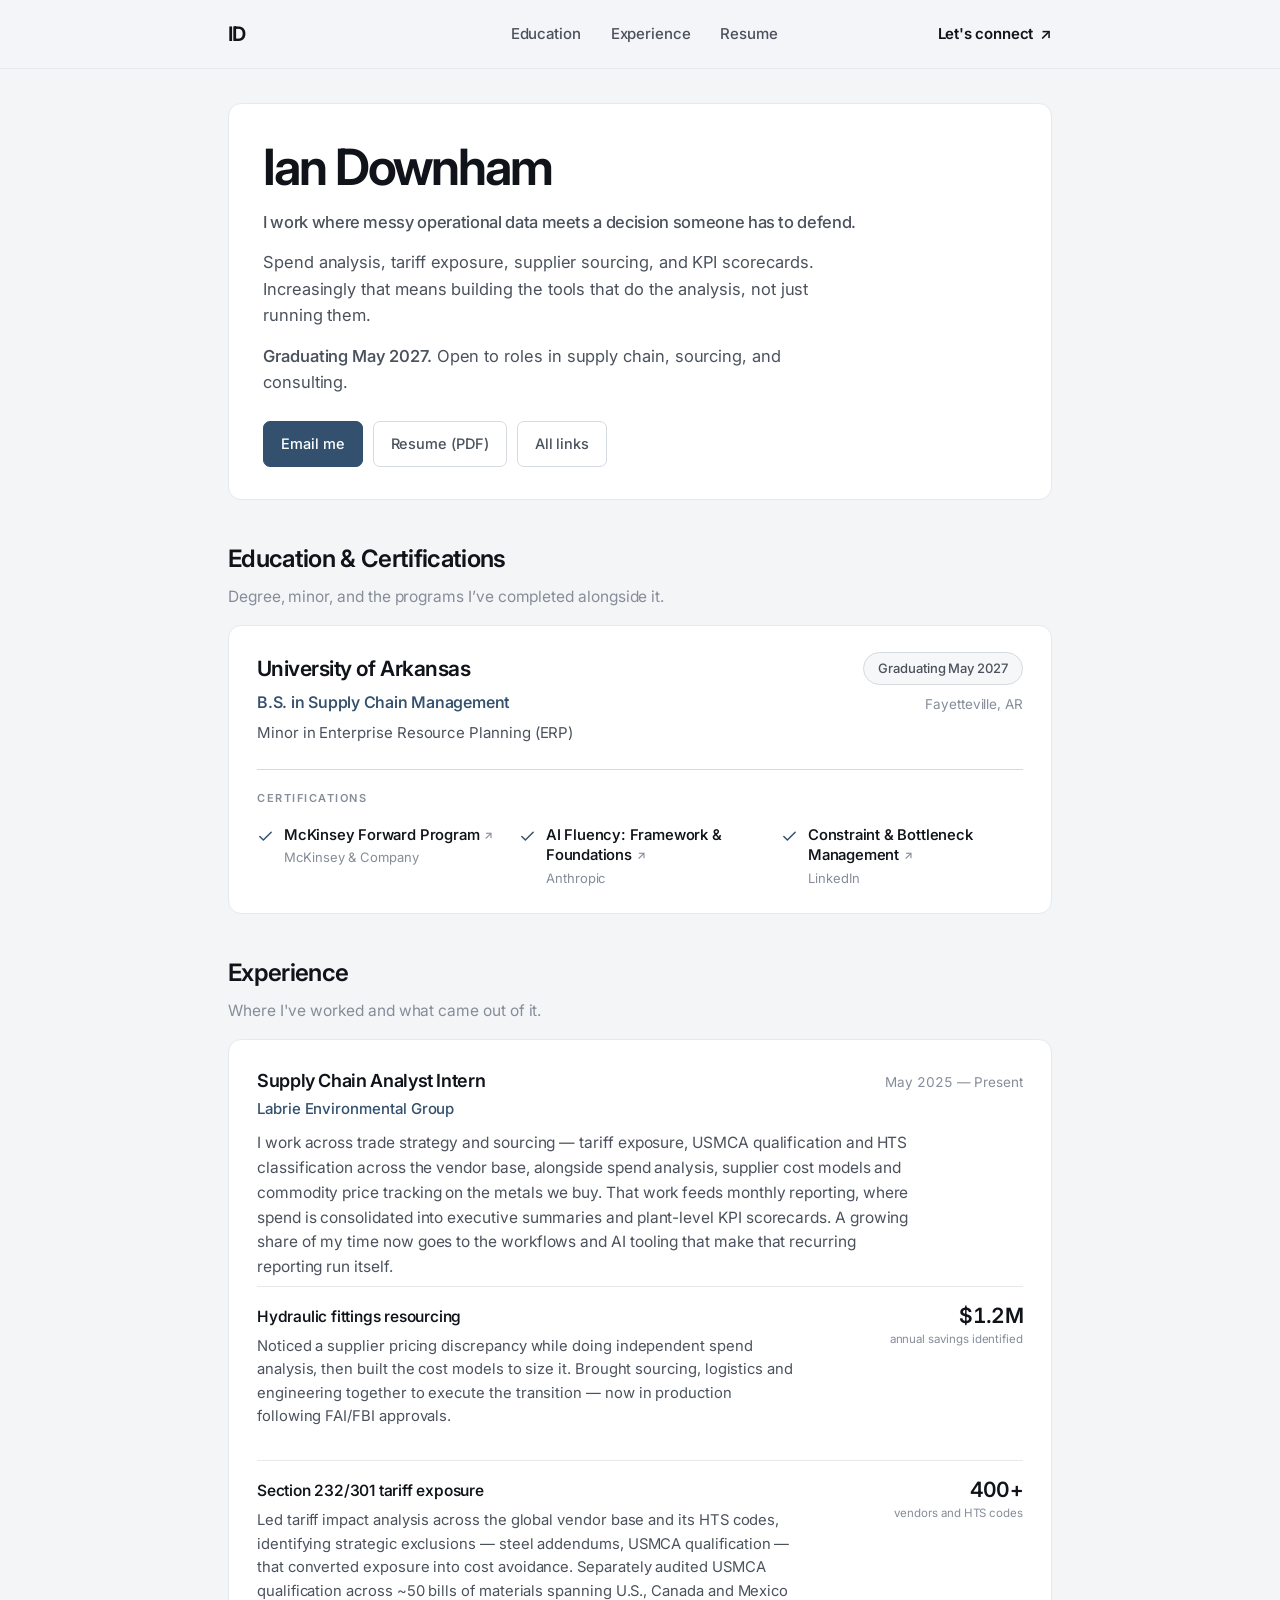
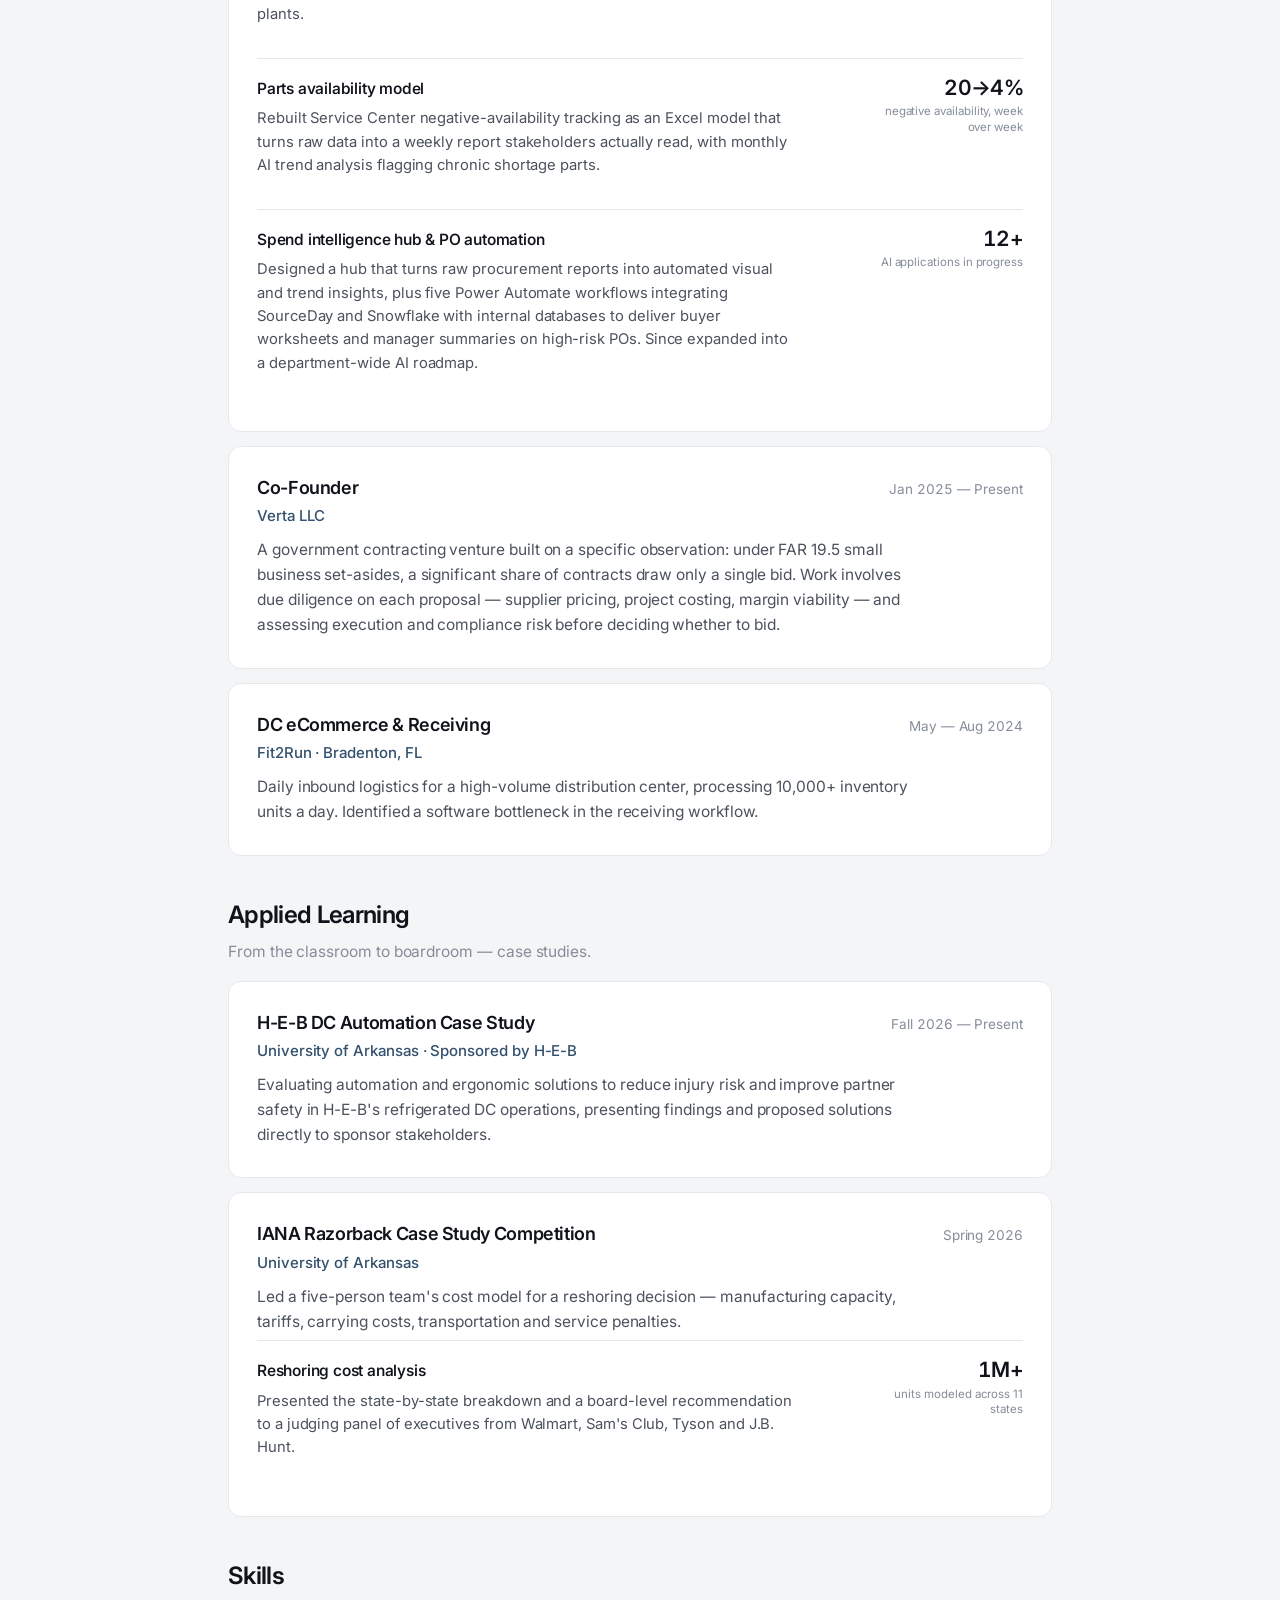
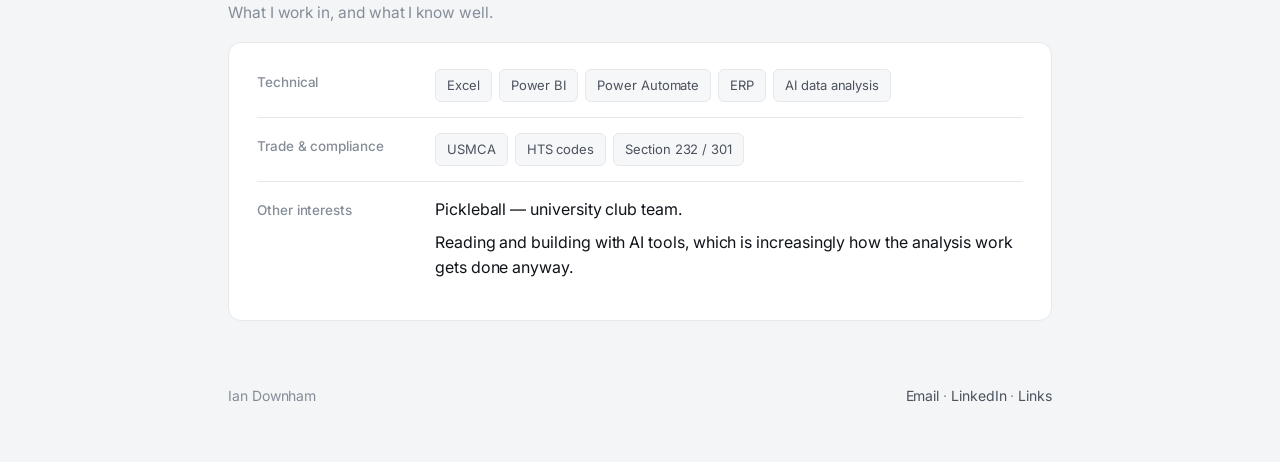
<file: index.html>
<!DOCTYPE html>
<html lang="en">
<head>
<meta charset="utf-8">
<meta name="viewport" content="width=device-width, initial-scale=1">
<title>Ian Downham — Supply Chain Analyst</title>
<meta name="description" content="Supply chain analyst working on trade strategy, cost modeling, and procurement automation. Supply chain management student at the University of Arkansas, graduating May 2027.">
<meta name="author" content="Ian Downham">
<meta name="color-scheme" content="light">
<meta property="og:title" content="Ian Downham — Supply Chain Analyst">
<meta property="og:description" content="Trade strategy, cost modeling, and procurement automation.">
<meta property="og:type" content="profile">
<meta property="og:url" content="https://idownham.github.io/">
<link rel="canonical" href="https://idownham.github.io/">
<link rel="icon" href="data:image/svg+xml,<svg xmlns='http://www.w3.org/2000/svg' viewBox='0 0 100 100'><rect width='100' height='100' rx='20' fill='%2333506e'/><text y='68' x='50' text-anchor='middle' font-size='52' font-family='Helvetica,Arial' font-weight='600' fill='white'>ID</text></svg>">
<link rel="preconnect" href="https://fonts.googleapis.com">
<link rel="preconnect" href="https://fonts.gstatic.com" crossorigin>
<link href="https://fonts.googleapis.com/css2?family=Inter:wght@400;450;500;550;600;650&display=swap" rel="stylesheet">
<link rel="stylesheet" href="style.css">
</head>
<body>
<a class="skip" href="#main">Skip to content</a>

<div class="bar">
  <div class="wrap">
    <span class="me" role="img" aria-label="Ian Downham">
      <span class="wm" aria-hidden="true"><span class="ax">I</span><span class="ex"><i>an&nbsp;</i></span><span class="ax">D</span><span class="ex"><i>ownham</i></span></span>
    </span>
    <nav>
      <a href="#education">Education</a>
      <a href="#experience">Experience</a>
      <a href="Ian-Downham-Resume.pdf">Resume</a>
    </nav>
    <a class="connect" href="https://www.linkedin.com/in/iandownham/" target="_blank" rel="noopener">
      Let's connect <span class="arr">↗</span>
    </a>
  </div>
</div>

<main id="main">

<div class="hero">
  <div class="wrap">
   <div class="panel hpanel">
    <h1>Ian Downham</h1>
    <p class="stmt">I work where messy operational data meets a decision someone has to defend.</p>
    <p>Spend analysis, tariff exposure, supplier sourcing, and KPI scorecards. Increasingly that means
       building the tools that do the analysis, not just running them.</p>
    <p class="avail"><b>Graduating May 2027.</b> Open to roles in supply chain, sourcing, and consulting.</p>
    <div class="actions">
      <a class="btn solid" href="mailto:iandownham@icloud.com">Email me</a>
      <a class="btn" href="Ian-Downham-Resume.pdf">Resume (PDF)</a>
      <a class="btn" href="links.html">All links</a>
    </div>
   </div>
  </div>
</div>

<div id="hero-end" aria-hidden="true"></div>

<section id="education">
  <div class="wrap">
    <div class="shead">
      <h2>Education &amp; Certifications</h2>
      <p>Degree, minor, and the programs I&rsquo;ve completed alongside it.</p>
    </div>

    <div class="panel edu">
      <div class="edu-top">
        <div>
          <h3>University of Arkansas</h3>
          <div class="deg">B.S. in Supply Chain Management</div>
          <div class="min">Minor in Enterprise Resource Planning (ERP)</div>
        </div>
        <div class="right">
          <span class="chip">Graduating May 2027</span>
          <div class="loc">Fayetteville, AR</div>
        </div>
      </div>

      <div class="div"></div>

      <p class="clabel">Certifications</p>
      <div class="certs">
        <a class="cert" href="https://www.credly.com/badges/60403565-988a-440c-ae7c-3dda43f8afd9" target="_blank" rel="noopener">
          <svg viewBox="0 0 24 24"><path d="M20 6 9 17l-5-5"/></svg>
          <div>
            <div class="cn">McKinsey Forward Program <span class="cx">&#8599;</span></div>
            <div class="ci">McKinsey &amp; Company</div>
          </div>
        </a>
        <a class="cert" href="https://verify.skilljar.com/c/oc5aunvht6ff" target="_blank" rel="noopener">
          <svg viewBox="0 0 24 24"><path d="M20 6 9 17l-5-5"/></svg>
          <div>
            <div class="cn">AI Fluency: Framework &amp; Foundations <span class="cx">&#8599;</span></div>
            <div class="ci">Anthropic</div>
          </div>
        </a>
        <a class="cert" href="certificates/constraint-bottleneck-management.pdf" target="_blank" rel="noopener">
          <svg viewBox="0 0 24 24"><path d="M20 6 9 17l-5-5"/></svg>
          <div>
            <div class="cn">Constraint &amp; Bottleneck Management <span class="cx">&#8599;</span></div>
            <div class="ci">LinkedIn</div>
          </div>
        </a>
      </div>
    </div>
  </div>
</section>

<section id="experience">
  <div class="wrap">
    <div class="shead">
      <h2>Experience</h2>
      <p>Where I've worked and what came out of it.</p>
    </div>

    <div class="stack">
    <div class="panel role">
      <div class="rhead">
        <div>
          <h3>Supply Chain Analyst Intern</h3>
          <div class="org">Labrie Environmental Group</div>
        </div>
        <div class="when">May 2025 — Present</div>
      </div>
      <p class="rsum">I work across trade strategy and sourcing — tariff exposure, USMCA qualification and
        HTS classification across the vendor base, alongside spend analysis, supplier cost models and
        commodity price tracking on the metals we buy. That work feeds monthly reporting, where spend is
        consolidated into executive summaries and plant-level KPI scorecards. A growing share of my time
        now goes to the workflows and AI tooling that make that recurring reporting run itself.</p>

      <div class="proj">
        <div>
          <p class="pt">Hydraulic fittings resourcing</p>
          <p class="pd">Noticed a supplier pricing discrepancy while doing independent spend analysis, then
            built the cost models to size it. Brought sourcing, logistics and engineering together to
            execute the transition — now in production following FAI/FBI approvals.</p>
        </div>
        <div class="pm"><div class="v">$1.2M</div><div class="k">annual savings identified</div></div>
      </div>

      <div class="proj">
        <div>
          <p class="pt">Section 232/301 tariff exposure</p>
          <p class="pd">Led tariff impact analysis across the global vendor base and its HTS codes,
            identifying strategic exclusions — steel addendums, USMCA qualification — that converted
            exposure into cost avoidance. Separately audited USMCA qualification across ~50 bills of
            materials spanning U.S., Canada and Mexico plants.</p>
        </div>
        <div class="pm"><div class="v">400+</div><div class="k">vendors and HTS codes</div></div>
      </div>

      <div class="proj">
        <div>
          <p class="pt">Parts availability model</p>
          <p class="pd">Rebuilt Service Center negative-availability tracking as an Excel model that turns
            raw data into a weekly report stakeholders actually read, with monthly AI trend analysis
            flagging chronic shortage parts.</p>
        </div>
        <div class="pm"><div class="v">20&rarr;4%</div><div class="k">negative availability, week over week</div></div>
      </div>

      <div class="proj">
        <div>
          <p class="pt">Spend intelligence hub &amp; PO automation</p>
          <p class="pd">Designed a hub that turns raw procurement reports into automated visual and trend
            insights, plus five Power Automate workflows integrating SourceDay and Snowflake with internal
            databases to deliver buyer worksheets and manager summaries on high-risk POs. Since expanded
            into a department-wide AI roadmap.</p>
        </div>
        <div class="pm"><div class="v">12+</div><div class="k">AI applications in progress</div></div>
      </div>
    </div>

    <div class="panel role">
      <div class="rhead">
        <div>
          <h3>Co-Founder</h3>
          <div class="org">Verta LLC</div>
        </div>
        <div class="when">Jan 2025 — Present</div>
      </div>
      <p class="rsum">A government contracting venture built on a specific observation: under FAR 19.5
        small business set-asides, a significant share of contracts draw only a single bid. Work involves
        due diligence on each proposal — supplier pricing, project costing, margin viability — and
        assessing execution and compliance risk before deciding whether to bid.</p>
    </div>

    <div class="panel role">
      <div class="rhead">
        <div>
          <h3>DC eCommerce &amp; Receiving</h3>
          <div class="org">Fit2Run · Bradenton, FL</div>
        </div>
        <div class="when">May — Aug 2024</div>
      </div>
      <p class="rsum">Daily inbound logistics for a high-volume distribution center, processing 10,000+
        inventory units a day. Identified a software bottleneck in the receiving workflow.</p>
    </div>
    </div>
  </div>
</section>

<section id="applied">
  <div class="wrap">
    <div class="shead">
      <h2>Applied Learning</h2>
      <p>From the classroom to boardroom — case studies.</p>
    </div>

    <div class="stack">
    <div class="panel role">
      <div class="rhead">
        <div>
          <h3>H-E-B DC Automation Case Study</h3>
          <div class="org">University of Arkansas · Sponsored by H-E-B</div>
        </div>
        <div class="when">Fall 2026 — Present</div>
      </div>
      <p class="rsum">Evaluating automation and ergonomic solutions to reduce injury risk and improve
        partner safety in H-E-B's refrigerated DC operations, presenting findings and proposed solutions
        directly to sponsor stakeholders.</p>
    </div>

    <div class="panel role">
      <div class="rhead">
        <div>
          <h3>IANA Razorback Case Study Competition</h3>
          <div class="org">University of Arkansas</div>
        </div>
        <div class="when">Spring 2026</div>
      </div>
      <p class="rsum">Led a five-person team's cost model for a reshoring decision — manufacturing
        capacity, tariffs, carrying costs, transportation and service penalties.</p>

      <div class="proj">
        <div>
          <p class="pt">Reshoring cost analysis</p>
          <p class="pd">Presented the state-by-state breakdown and a board-level recommendation to a
            judging panel of executives from Walmart, Sam's Club, Tyson and J.B. Hunt.</p>
        </div>
        <div class="pm"><div class="v">1M+</div><div class="k">units modeled across 11 states</div></div>
      </div>
    </div>
    </div>
  </div>
</section>

<section id="skills">
  <div class="wrap">
    <div class="shead">
      <h2>Skills</h2>
      <p>What I work in, and what I know well.</p>
    </div>

    <div class="panel">
    <div class="kv">
      <div class="k">Technical</div>
      <div class="tags">
        <span class="tag">Excel</span><span class="tag">Power BI</span>
        <span class="tag">Power Automate</span><span class="tag">ERP</span><span class="tag">AI data analysis</span>
      </div>
    </div>

    <div class="kv">
      <div class="k">Trade &amp; compliance</div>
      <div class="tags">
        <span class="tag">USMCA</span><span class="tag">HTS codes</span>
        <span class="tag">Section 232 / 301</span>
      </div>
    </div>

    <div class="kv">
      <div class="k">Other interests</div>
      <div>
        <div>Pickleball — university club team.</div>
        <div class="ln">Reading and building with AI tools, which is increasingly how the analysis
          work gets done anyway.</div>
      </div>
    </div>
    </div>
  </div>
</section>

</main>

<footer>
  <div class="wrap">
    <span>Ian Downham</span>
    <span>
      <a href="mailto:iandownham@icloud.com">Email</a> ·
      <a href="https://www.linkedin.com/in/iandownham/" target="_blank" rel="noopener">LinkedIn</a> ·
      <a href="links.html">Links</a>
    </span>
  </div>
</footer>


<script>
(function () {
  var mark = document.querySelector('.wm');
  var me   = document.querySelector('.me');
  var sent = document.getElementById('hero-end');
  if (!mark || !me) return;

  var parts = [].slice.call(mark.querySelectorAll('.ex'));

  // Measure each hidden segment at its natural width, then reserve the
  // wordmark's full expanded width so the centred nav never shifts.
  function measure() {
    var total = 0;
    parts.forEach(function (p) {
      var w = p.firstChild.getBoundingClientRect().width;
      p.style.setProperty('--w', w + 'px');
      total += w;
    });
    mark.querySelectorAll('.ax').forEach(function (a) {
      total += a.getBoundingClientRect().width;
    });
    me.style.minWidth = Math.ceil(total) + 'px';
  }

  if (document.fonts && document.fonts.ready) {
    document.fonts.ready.then(measure);
  } else {
    window.addEventListener('load', measure);
  }
  measure();

  var t;
  window.addEventListener('resize', function () {
    clearTimeout(t);
    t = setTimeout(measure, 150);
  });

  if (!sent || !('IntersectionObserver' in window)) {
    document.body.classList.add('scrolled');
    return;
  }
  new IntersectionObserver(function (e) {
    document.body.classList.toggle('scrolled', !e[0].isIntersecting);
  }, { rootMargin: '-68px 0px 0px 0px', threshold: 0 }).observe(sent);
})();
</script>
</body>
</html>
</file>
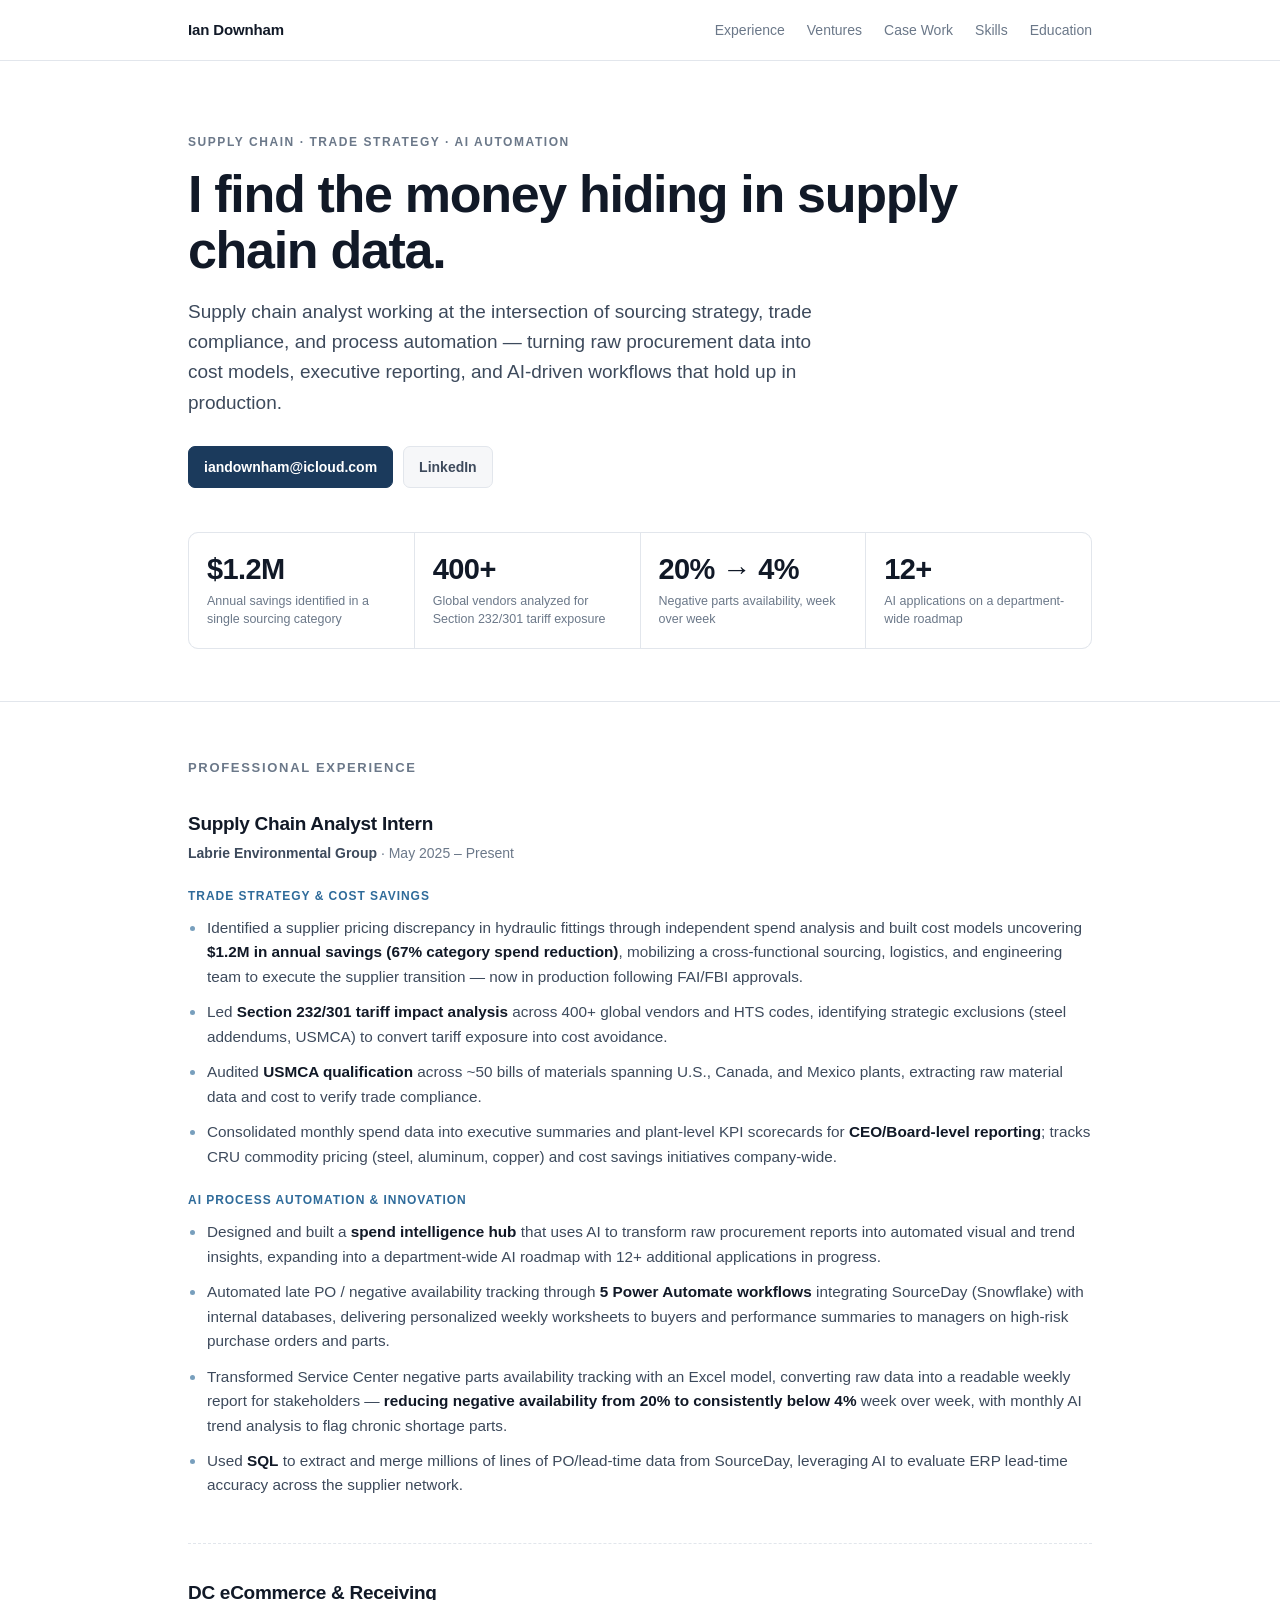
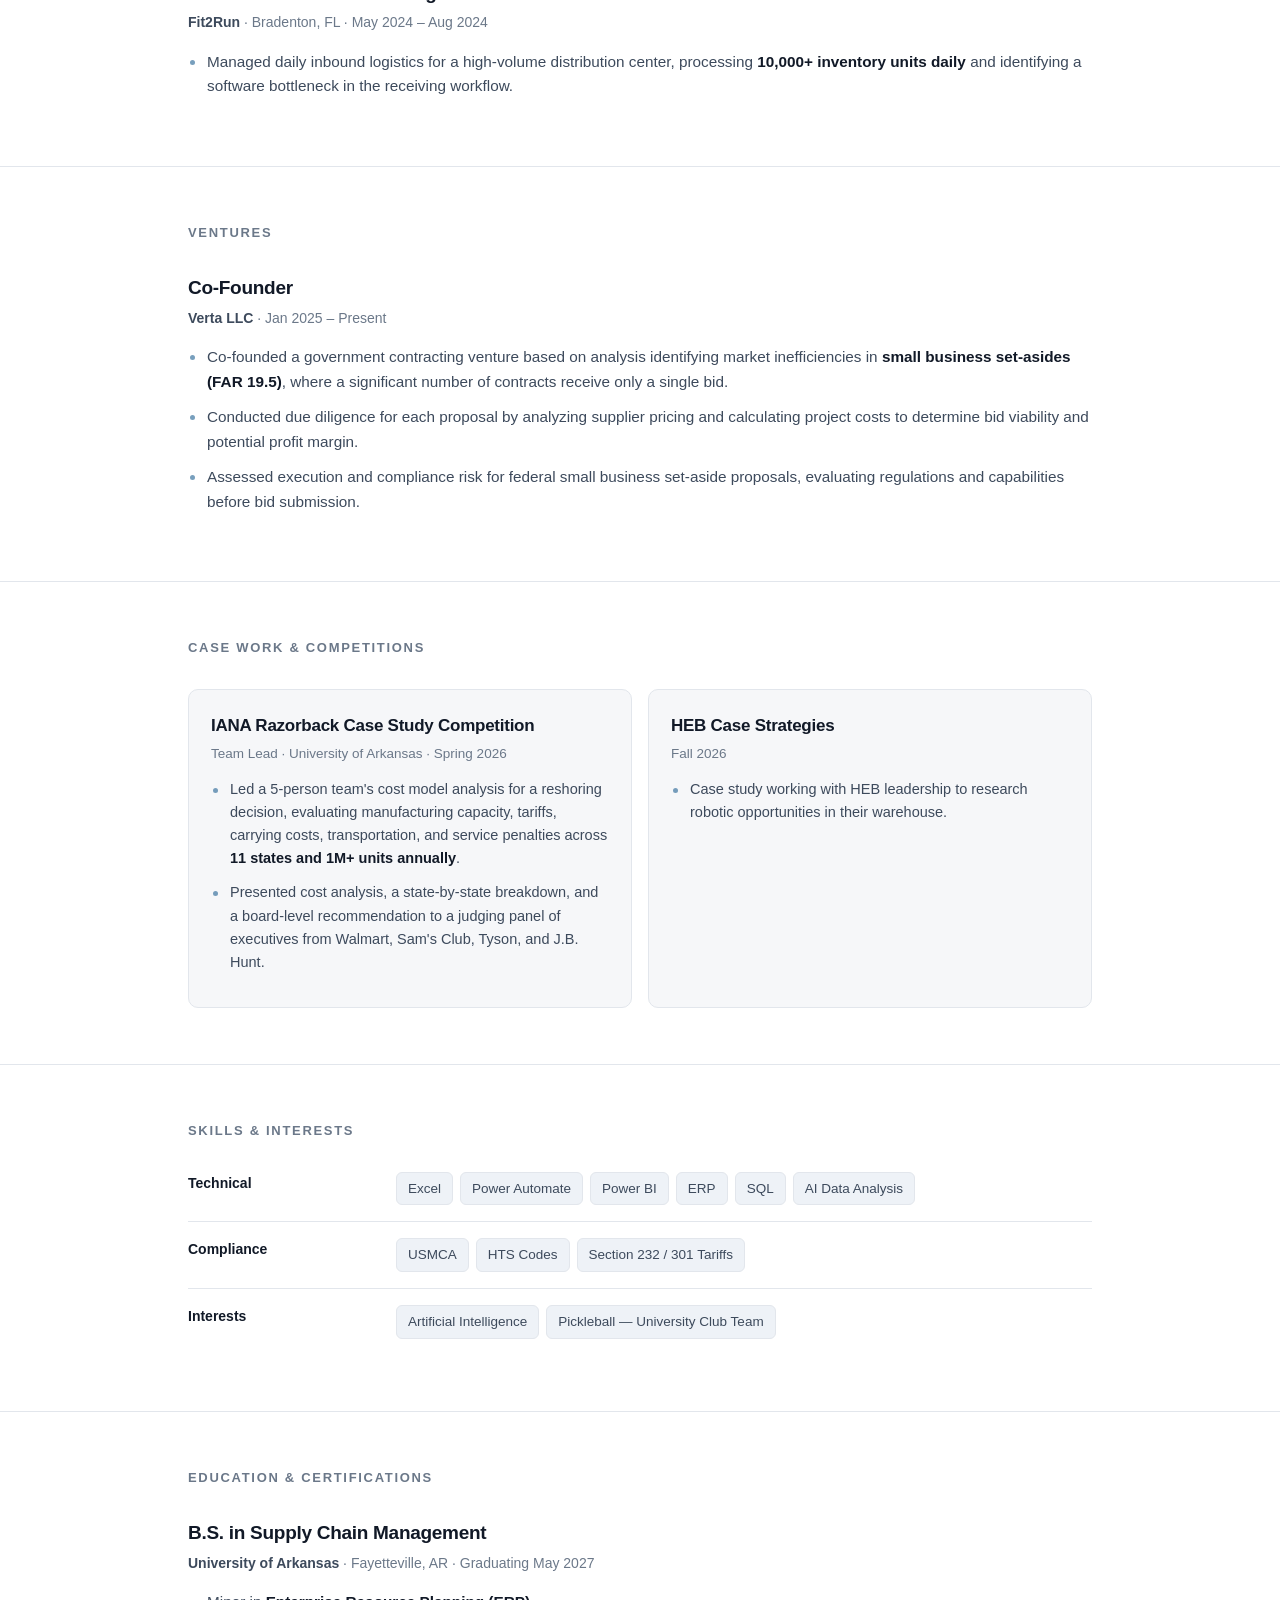
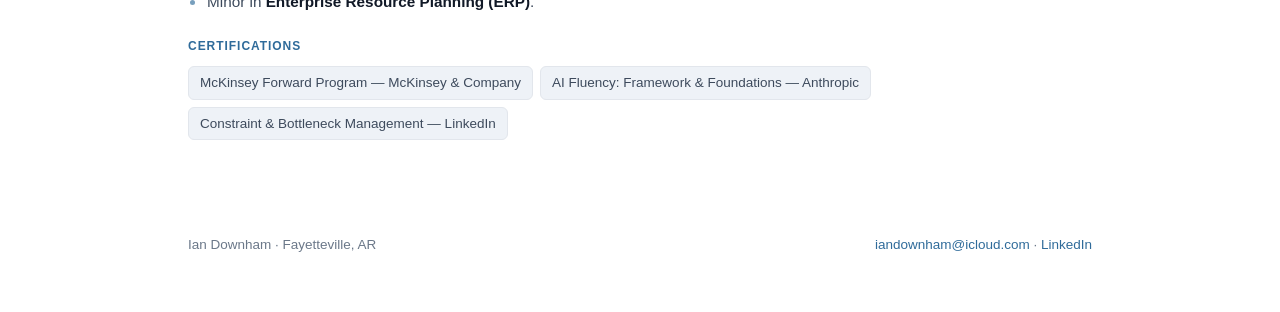
<file: baseline/index.html>
<!DOCTYPE html>
<html lang="en">
<head>
<meta charset="utf-8">
<meta name="viewport" content="width=device-width, initial-scale=1">
<meta name="robots" content="noindex, nofollow">
<meta name="referrer" content="strict-origin-when-cross-origin">
<title>Ian Downham — Supply Chain &amp; Trade Strategy</title>
<meta name="description" content="Supply chain analyst focused on trade strategy, cost modeling, and AI process automation.">
<style>
  :root{
    --bg:#ffffff;
    --bg-alt:#f6f7f9;
    --ink:#111927;
    --ink-2:#3d4a5c;
    --ink-3:#6b7889;
    --line:#e2e6ec;
    --accent:#1b3a5c;
    --accent-2:#2f6b9a;
    --chip:#eef2f7;
    --maxw:960px;
  }
  @media (prefers-color-scheme: dark){
    :root:not([data-theme="light"]){
      --bg:#0e1420;
      --bg-alt:#141c2b;
      --ink:#eef2f8;
      --ink-2:#c2ccda;
      --ink-3:#8d9aab;
      --line:#243044;
      --accent:#a8c8e8;
      --accent-2:#7fb0dd;
      --chip:#1b2536;
    }
  }
  *{box-sizing:border-box}
  html{scroll-behavior:smooth}
  body{
    margin:0;
    background:var(--bg);
    color:var(--ink);
    font-family:"Inter",-apple-system,BlinkMacSystemFont,"Segoe UI",Helvetica,Arial,sans-serif;
    font-size:16px;
    line-height:1.6;
    -webkit-font-smoothing:antialiased;
  }
  a{color:var(--accent-2);text-decoration:none}
  a:hover{text-decoration:underline}
  .wrap{max-width:var(--maxw);margin:0 auto;padding:0 28px}

  /* nav */
  nav{
    position:sticky;top:0;z-index:20;
    background:color-mix(in srgb, var(--bg) 88%, transparent);
    backdrop-filter:saturate(140%) blur(10px);
    border-bottom:1px solid var(--line);
  }
  nav .wrap{display:flex;align-items:center;justify-content:space-between;height:60px;gap:16px}
  .brand{font-weight:650;letter-spacing:-.01em;color:var(--ink);font-size:15px}
  .navlinks{display:flex;gap:22px;flex-wrap:wrap}
  .navlinks a{color:var(--ink-3);font-size:14px;font-weight:500}
  .navlinks a:hover{color:var(--ink);text-decoration:none}
  @media (max-width:640px){.navlinks{display:none}}

  /* hero */
  header{padding:72px 0 52px;border-bottom:1px solid var(--line)}
  .eyebrow{
    font-size:12px;letter-spacing:.13em;text-transform:uppercase;
    color:var(--ink-3);font-weight:650;margin:0 0 14px;
  }
  h1{
    font-size:clamp(34px,6vw,52px);line-height:1.08;letter-spacing:-.025em;
    margin:0 0 18px;font-weight:680;
  }
  .lede{font-size:clamp(17px,2.2vw,19px);color:var(--ink-2);max-width:62ch;margin:0 0 28px}
  .contact{display:flex;flex-wrap:wrap;gap:10px}
  .btn{
    display:inline-flex;align-items:center;gap:7px;
    border:1px solid var(--line);background:var(--bg-alt);
    color:var(--ink-2);border-radius:7px;padding:9px 15px;
    font-size:14px;font-weight:550;
  }
  .btn:hover{border-color:var(--accent-2);color:var(--ink);text-decoration:none}
  .btn.primary{background:var(--accent);border-color:var(--accent);color:#fff}
  @media (prefers-color-scheme: dark){
    :root:not([data-theme="light"]) .btn.primary{color:#0e1420}
  }
  .btn.primary:hover{opacity:.9;color:#fff}
  @media (prefers-color-scheme: dark){
    :root:not([data-theme="light"]) .btn.primary:hover{color:#0e1420}
  }

  /* stats */
  .stats{
    display:grid;grid-template-columns:repeat(4,1fr);gap:1px;
    background:var(--line);border:1px solid var(--line);border-radius:10px;
    overflow:hidden;margin:44px 0 0;
  }
  .stat{background:var(--bg);padding:20px 18px}
  .stat .n{font-size:clamp(22px,3.4vw,29px);font-weight:680;letter-spacing:-.02em;color:var(--ink);line-height:1.15}
  .stat .l{font-size:12.5px;color:var(--ink-3);margin-top:5px;line-height:1.45}
  @media (max-width:720px){.stats{grid-template-columns:repeat(2,1fr)}}

  /* sections */
  section{padding:56px 0;border-bottom:1px solid var(--line)}
  section:last-of-type{border-bottom:none}
  h2{
    font-size:13px;letter-spacing:.13em;text-transform:uppercase;
    color:var(--ink-3);font-weight:650;margin:0 0 30px;
  }
  h3{font-size:19px;font-weight:640;letter-spacing:-.015em;margin:0 0 3px}
  .meta{font-size:14px;color:var(--ink-3);margin:0 0 16px}
  .meta .org{color:var(--ink-2);font-weight:550}

  .role{padding-bottom:34px;margin-bottom:34px;border-bottom:1px dashed var(--line)}
  .role:last-child{padding-bottom:0;margin-bottom:0;border-bottom:none}
  .sub{
    font-size:12px;letter-spacing:.08em;text-transform:uppercase;
    color:var(--accent-2);font-weight:650;margin:22px 0 10px;
  }
  ul{margin:0;padding:0;list-style:none}
  li{position:relative;padding-left:19px;margin-bottom:11px;color:var(--ink-2);font-size:15.3px}
  li::before{
    content:"";position:absolute;left:2px;top:10px;
    width:5px;height:5px;border-radius:50%;background:var(--accent-2);opacity:.65;
  }
  li b{color:var(--ink);font-weight:600}

  /* cards */
  .grid{display:grid;grid-template-columns:1fr 1fr;gap:16px}
  @media (max-width:720px){.grid{grid-template-columns:1fr}}
  .card{
    border:1px solid var(--line);border-radius:10px;padding:22px;background:var(--bg-alt);
  }
  .card h3{font-size:17px;margin-bottom:4px}
  .card .meta{margin-bottom:13px;font-size:13.5px}
  .card li{font-size:14.5px}

  /* skills */
  .skillrow{display:grid;grid-template-columns:190px 1fr;gap:18px;padding:16px 0;border-top:1px solid var(--line)}
  .skillrow:first-of-type{border-top:none;padding-top:0}
  .skillrow .k{font-size:14px;font-weight:600;color:var(--ink)}
  .chips{display:flex;flex-wrap:wrap;gap:7px}
  .chip{
    background:var(--chip);border:1px solid var(--line);border-radius:6px;
    padding:5px 11px;font-size:13.5px;color:var(--ink-2);
  }
  @media (max-width:640px){.skillrow{grid-template-columns:1fr;gap:9px}}

  footer{padding:38px 0 56px;color:var(--ink-3);font-size:13.5px}
  footer .wrap{display:flex;justify-content:space-between;flex-wrap:wrap;gap:12px}
</style>
</head>
<body>

<nav>
  <div class="wrap">
    <span class="brand">Ian Downham</span>
    <div class="navlinks">
      <a href="#experience">Experience</a>
      <a href="#ventures">Ventures</a>
      <a href="#casework">Case Work</a>
      <a href="#skills">Skills</a>
      <a href="#education">Education</a>
    </div>
  </div>
</nav>

<header>
  <div class="wrap">
    <p class="eyebrow">Supply Chain &middot; Trade Strategy &middot; AI Automation</p>
    <h1>I find the money hiding in supply chain data.</h1>
    <p class="lede">
      Supply chain analyst working at the intersection of sourcing strategy, trade compliance, and
      process automation — turning raw procurement data into cost models, executive reporting, and
      AI-driven workflows that hold up in production.
    </p>
    <div class="contact">
      <a class="btn primary" href="mailto:iandownham@icloud.com">iandownham@icloud.com</a>
      <a class="btn" href="https://www.linkedin.com/in/iandownham/" target="_blank" rel="noopener">LinkedIn</a>
    </div>

    <div class="stats">
      <div class="stat">
        <div class="n">$1.2M</div>
        <div class="l">Annual savings identified in a single sourcing category</div>
      </div>
      <div class="stat">
        <div class="n">400+</div>
        <div class="l">Global vendors analyzed for Section 232/301 tariff exposure</div>
      </div>
      <div class="stat">
        <div class="n">20% &rarr; 4%</div>
        <div class="l">Negative parts availability, week over week</div>
      </div>
      <div class="stat">
        <div class="n">12+</div>
        <div class="l">AI applications on a department-wide roadmap</div>
      </div>
    </div>
  </div>
</header>

<section id="experience">
  <div class="wrap">
    <h2>Professional Experience</h2>

    <div class="role">
      <h3>Supply Chain Analyst Intern</h3>
      <p class="meta"><span class="org">Labrie Environmental Group</span> &middot; May 2025 – Present</p>

      <p class="sub">Trade Strategy &amp; Cost Savings</p>
      <ul>
        <li>Identified a supplier pricing discrepancy in hydraulic fittings through independent spend analysis and built cost models uncovering <b>$1.2M in annual savings (67% category spend reduction)</b>, mobilizing a cross-functional sourcing, logistics, and engineering team to execute the supplier transition — now in production following FAI/FBI approvals.</li>
        <li>Led <b>Section 232/301 tariff impact analysis</b> across 400+ global vendors and HTS codes, identifying strategic exclusions (steel addendums, USMCA) to convert tariff exposure into cost avoidance.</li>
        <li>Audited <b>USMCA qualification</b> across ~50 bills of materials spanning U.S., Canada, and Mexico plants, extracting raw material data and cost to verify trade compliance.</li>
        <li>Consolidated monthly spend data into executive summaries and plant-level KPI scorecards for <b>CEO/Board-level reporting</b>; tracks CRU commodity pricing (steel, aluminum, copper) and cost savings initiatives company-wide.</li>
      </ul>

      <p class="sub">AI Process Automation &amp; Innovation</p>
      <ul>
        <li>Designed and built a <b>spend intelligence hub</b> that uses AI to transform raw procurement reports into automated visual and trend insights, expanding into a department-wide AI roadmap with 12+ additional applications in progress.</li>
        <li>Automated late PO / negative availability tracking through <b>5 Power Automate workflows</b> integrating SourceDay (Snowflake) with internal databases, delivering personalized weekly worksheets to buyers and performance summaries to managers on high-risk purchase orders and parts.</li>
        <li>Transformed Service Center negative parts availability tracking with an Excel model, converting raw data into a readable weekly report for stakeholders — <b>reducing negative availability from 20% to consistently below 4%</b> week over week, with monthly AI trend analysis to flag chronic shortage parts.</li>
        <li>Used <b>SQL</b> to extract and merge millions of lines of PO/lead-time data from SourceDay, leveraging AI to evaluate ERP lead-time accuracy across the supplier network.</li>
      </ul>
    </div>

    <div class="role">
      <h3>DC eCommerce &amp; Receiving</h3>
      <p class="meta"><span class="org">Fit2Run</span> &middot; Bradenton, FL &middot; May 2024 – Aug 2024</p>
      <ul>
        <li>Managed daily inbound logistics for a high-volume distribution center, processing <b>10,000+ inventory units daily</b> and identifying a software bottleneck in the receiving workflow.</li>
      </ul>
    </div>
  </div>
</section>

<section id="ventures">
  <div class="wrap">
    <h2>Ventures</h2>
    <div class="role">
      <h3>Co-Founder</h3>
      <p class="meta"><span class="org">Verta LLC</span> &middot; Jan 2025 – Present</p>
      <ul>
        <li>Co-founded a government contracting venture based on analysis identifying market inefficiencies in <b>small business set-asides (FAR 19.5)</b>, where a significant number of contracts receive only a single bid.</li>
        <li>Conducted due diligence for each proposal by analyzing supplier pricing and calculating project costs to determine bid viability and potential profit margin.</li>
        <li>Assessed execution and compliance risk for federal small business set-aside proposals, evaluating regulations and capabilities before bid submission.</li>
      </ul>
    </div>
  </div>
</section>

<section id="casework">
  <div class="wrap">
    <h2>Case Work &amp; Competitions</h2>
    <div class="grid">
      <div class="card">
        <h3>IANA Razorback Case Study Competition</h3>
        <p class="meta">Team Lead &middot; University of Arkansas &middot; Spring 2026</p>
        <ul>
          <li>Led a 5-person team's cost model analysis for a reshoring decision, evaluating manufacturing capacity, tariffs, carrying costs, transportation, and service penalties across <b>11 states and 1M+ units annually</b>.</li>
          <li>Presented cost analysis, a state-by-state breakdown, and a board-level recommendation to a judging panel of executives from Walmart, Sam's Club, Tyson, and J.B. Hunt.</li>
        </ul>
      </div>
      <div class="card">
        <h3>HEB Case Strategies</h3>
        <p class="meta">Fall 2026</p>
        <ul>
          <li>Case study working with HEB leadership to research robotic opportunities in their warehouse.</li>
        </ul>
      </div>
    </div>
  </div>
</section>

<section id="skills">
  <div class="wrap">
    <h2>Skills &amp; Interests</h2>
    <div class="skillrow">
      <div class="k">Technical</div>
      <div class="chips">
        <span class="chip">Excel</span><span class="chip">Power Automate</span><span class="chip">Power BI</span>
        <span class="chip">ERP</span><span class="chip">SQL</span><span class="chip">AI Data Analysis</span>
      </div>
    </div>
    <div class="skillrow">
      <div class="k">Compliance</div>
      <div class="chips">
        <span class="chip">USMCA</span><span class="chip">HTS Codes</span><span class="chip">Section 232 / 301 Tariffs</span>
      </div>
    </div>
    <div class="skillrow">
      <div class="k">Interests</div>
      <div class="chips">
        <span class="chip">Artificial Intelligence</span><span class="chip">Pickleball — University Club Team</span>
      </div>
    </div>
  </div>
</section>

<section id="education">
  <div class="wrap">
    <h2>Education &amp; Certifications</h2>
    <div class="role">
      <h3>B.S. in Supply Chain Management</h3>
      <p class="meta"><span class="org">University of Arkansas</span> &middot; Fayetteville, AR &middot; Graduating May 2027</p>
      <ul>
        <li>Minor in <b>Enterprise Resource Planning (ERP)</b>.</li>
      </ul>
      <p class="sub">Certifications</p>
      <div class="chips">
        <span class="chip">McKinsey Forward Program — McKinsey &amp; Company</span>
        <span class="chip">AI Fluency: Framework &amp; Foundations — Anthropic</span>
        <span class="chip">Constraint &amp; Bottleneck Management — LinkedIn</span>
      </div>
    </div>
  </div>
</section>

<footer>
  <div class="wrap">
    <span>Ian Downham &middot; Fayetteville, AR</span>
    <span><a href="mailto:iandownham@icloud.com">iandownham@icloud.com</a> &middot; <a href="https://www.linkedin.com/in/iandownham/" target="_blank" rel="noopener">LinkedIn</a></span>
  </div>
</footer>

</body>
</html>
</file>
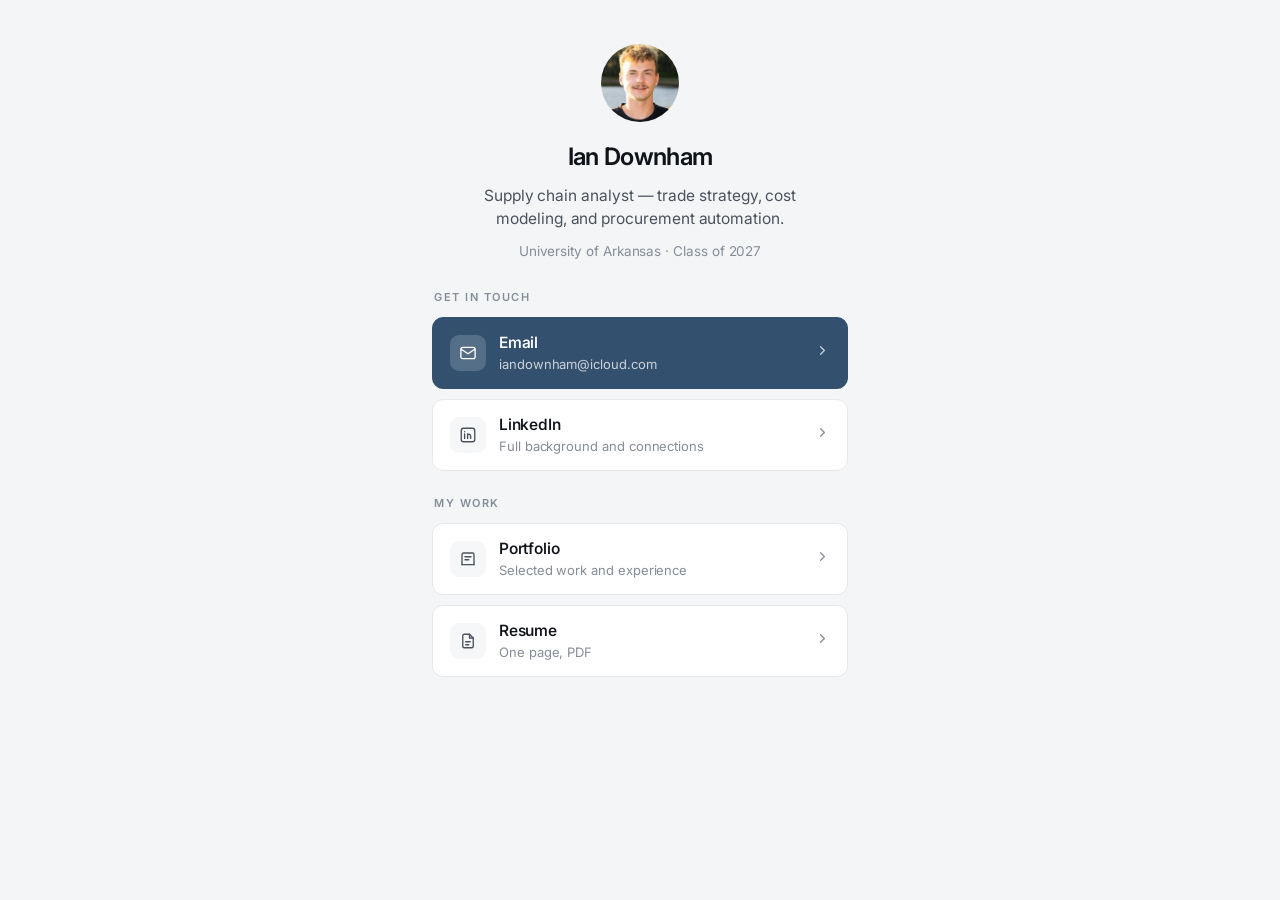
<file: links.html>
<!DOCTYPE html>
<html lang="en">
<head>
<meta charset="utf-8">
<meta name="viewport" content="width=device-width, initial-scale=1">
<meta name="color-scheme" content="light">
<title>Ian Downham — Links</title>
<meta name="description" content="Ian Downham — supply chain analyst. Contact, resume, LinkedIn and portfolio.">
<meta property="og:title" content="Ian Downham">
<meta property="og:description" content="Supply chain analyst — trade strategy, cost modeling, procurement automation.">
<meta property="og:url" content="https://idownham.github.io/links.html">
<link rel="canonical" href="https://idownham.github.io/links.html">
<link rel="icon" href="data:image/svg+xml,<svg xmlns='http://www.w3.org/2000/svg' viewBox='0 0 100 100'><rect width='100' height='100' rx='20' fill='%2333506e'/><text y='68' x='50' text-anchor='middle' font-size='52' font-family='Helvetica,Arial' font-weight='600' fill='white'>ID</text></svg>">
<link rel="preconnect" href="https://fonts.googleapis.com">
<link rel="preconnect" href="https://fonts.gstatic.com" crossorigin>
<link href="https://fonts.googleapis.com/css2?family=Inter:wght@400;450;500;550;600&display=swap" rel="stylesheet">
<link rel="stylesheet" href="style.css">
</head>
<body class="card">
<div class="card-wrap">

  <div class="idcard">
    <img class="photo" src="img/ian.jpg" alt="Ian Downham" width="78" height="78">
    <h1>Ian Downham</h1>
    <p class="sub">Supply chain analyst — trade strategy, cost modeling, and procurement automation.</p>
    <p class="loc">University of Arkansas &middot; Class of 2027</p>
  </div>


  <p class="lgroup">Get in touch</p>

  <a class="lnk primary" href="mailto:iandownham@icloud.com">
    <span class="ic"><svg viewBox="0 0 24 24"><rect x="2.5" y="4.5" width="19" height="15" rx="2.5"/><path d="m3 7 9 6 9-6"/></svg></span>
    <span class="tx"><span class="tt">Email</span><span class="ss">iandownham@icloud.com</span></span>
    <span class="go"><svg viewBox="0 0 24 24"><path d="m9 6 6 6-6 6"/></svg></span>
  </a>

  <a class="lnk" href="https://www.linkedin.com/in/iandownham/" target="_blank" rel="noopener">
    <span class="ic"><svg viewBox="0 0 24 24"><rect x="3" y="3" width="18" height="18" rx="3"/><path d="M7.5 10.5v6M7.5 7.6v.1M11.5 16.5v-6M15.5 16.5v-3.2a2.3 2.3 0 0 0-4-1.5"/></svg></span>
    <span class="tx"><span class="tt">LinkedIn</span><span class="ss">Full background and connections</span></span>
    <span class="go"><svg viewBox="0 0 24 24"><path d="m9 6 6 6-6 6"/></svg></span>
  </a>

  <p class="lgroup" style="margin-top:24px">My work</p>

  <a class="lnk" href="index.html">
    <span class="ic"><svg viewBox="0 0 24 24"><path d="M4 19.5V6a2 2 0 0 1 2-2h12a2 2 0 0 1 2 2v13.5"/><path d="M4 19.5h16M8 9h8M8 13h5"/></svg></span>
    <span class="tx"><span class="tt">Portfolio</span><span class="ss">Selected work and experience</span></span>
    <span class="go"><svg viewBox="0 0 24 24"><path d="m9 6 6 6-6 6"/></svg></span>
  </a>

  <a class="lnk" href="Ian-Downham-Resume.pdf">
    <span class="ic"><svg viewBox="0 0 24 24"><path d="M14 3v5h5"/><path d="M14 3H7a2 2 0 0 0-2 2v14a2 2 0 0 0 2 2h10a2 2 0 0 0 2-2V8z"/><path d="M9 13h6M9 17h4"/></svg></span>
    <span class="tx"><span class="tt">Resume</span><span class="ss">One page, PDF</span></span>
    <span class="go"><svg viewBox="0 0 24 24"><path d="m9 6 6 6-6 6"/></svg></span>
  </a>



</div>
</body>
</html>
</file>
<file: style.css>
/* ---------------------------------------------------------
   Ian Downham — design system
   Light only. Slate blue accent. No ornament, no sales language.
   --------------------------------------------------------- */

:root{
  --bg:#f4f5f7;
  --card:#ffffff;
  --bg-sub:#f6f7f9;
  --ink:#10141a;
  --ink-2:#4b525d;
  --ink-3:#858d99;
  --line:#e6e8ec;
  --line-2:#d5d9e0;
  --accent:#33506e;
  --accent-dk:#22374d;
  --accent-ink:#ffffff;
  --measure:880px;
}

*{box-sizing:border-box}
html{scroll-behavior:smooth;-webkit-text-size-adjust:100%}

body{
  margin:0;
  background:var(--bg);
  color:var(--ink);
  font-family:"Inter",-apple-system,BlinkMacSystemFont,"Segoe UI",Helvetica,Arial,sans-serif;
  font-size:16px;
  line-height:1.62;
  letter-spacing:-.004em;
  -webkit-font-smoothing:antialiased;
}

a{color:var(--accent);text-decoration:none}
a:hover{text-decoration:underline;text-underline-offset:3px}
:focus-visible{outline:2px solid var(--accent);outline-offset:3px;border-radius:2px}

.wrap{max-width:var(--measure);margin:0 auto;padding:0 28px}

.skip{position:absolute;left:-9999px;top:0}
.skip:focus{left:8px;top:8px;background:var(--accent);color:var(--accent-ink);
  padding:9px 14px;border-radius:6px;z-index:99;font-size:14px}

/* ---------- header ---------- */
.bar{
  position:sticky;top:0;z-index:30;background:rgba(244,245,247,.88);
  backdrop-filter:saturate(150%) blur(10px);border-bottom:1px solid var(--line);
}
.bar .wrap{display:flex;align-items:center;height:68px;gap:20px}
.bar .me{font-size:20px;font-weight:650;letter-spacing:-.032em;color:var(--ink);flex:0 0 auto}
/* wordmark: ID expands to Ian Downham -- the I and D stay put as anchors
   while 'an ' and 'ownham' grow out from between and after them.
   .me reserves the full expanded width in JS so the centred nav never moves. */
.wm{display:inline-flex;align-items:baseline;white-space:nowrap}
.wm .ax{display:inline-block}
.wm .ex{
  display:inline-block;overflow:hidden;width:0;
  transition:width .46s cubic-bezier(.62,.02,.34,1);
}
.wm .ex i{
  display:inline-block;font-style:normal;white-space:pre;
  opacity:0;transform:translateX(-5px);
  transition:opacity .26s ease .06s, transform .46s cubic-bezier(.62,.02,.34,1);
}
body.scrolled .wm .ex{width:var(--w,auto)}
body.scrolled .wm .ex i{opacity:1;transform:translateX(0)}

@media (prefers-reduced-motion: reduce){
  .wm .ex,.wm .ex i{transition:none}
  .wm .ex i{transform:none}
}
.bar .me .dot{color:var(--accent)}
.bar nav{flex:1;display:flex;justify-content:center;gap:30px}
.bar nav a{color:var(--ink-2);font-size:15px;font-weight:500;letter-spacing:-.008em}
.bar nav a:hover{color:var(--ink);text-decoration:none}
.connect{
  flex:0 0 auto;display:inline-flex;align-items:center;gap:7px;
  font-size:15px;font-weight:600;color:var(--ink);letter-spacing:-.012em;
}
.connect:hover{color:var(--accent);text-decoration:none}
.connect .arr{font-size:15px;line-height:1;transition:transform .15s ease}
.connect:hover .arr{transform:translate(2px,-2px)}
@media (max-width:760px){
  .bar .wrap{height:60px;justify-content:space-between}
  .bar nav{display:none}
  .bar .me{font-size:18px}
  .connect{font-size:14px}
}

/* ---------- panels ---------- */
.panel{
  background:var(--card);border:1px solid var(--line);border-radius:13px;
  padding:26px 28px 24px;
}
.stack{display:flex;flex-direction:column;gap:14px}
@media (max-width:700px){.panel{padding:21px 20px 19px;border-radius:11px}}

/* hero panel */
.hpanel{padding:38px 34px 32px}
@media (max-width:700px){.hpanel{padding:26px 21px 24px}}

/* ---------- hero ---------- */
.hero{padding:34px 0 0}
.hero h1{font-size:clamp(38px,5.6vw,50px);line-height:1.02;letter-spacing:-.042em;
  font-weight:650;margin:0 0 16px}
.stmt{font-size:clamp(18px,2.3vw,21.5px);color:var(--ink);font-weight:500;
  letter-spacing:-.021em;line-height:1.38;max-width:33ch;margin:0 0 18px}
.eyebrow{
  font-size:11.5px;letter-spacing:.14em;text-transform:uppercase;
  font-weight:600;color:var(--accent);margin:0 0 15px;
}
.hero p{font-size:16.5px;color:var(--ink-2);max-width:60ch;margin:0 0 14px;line-height:1.6}
.hero p strong{color:var(--ink);font-weight:550}
.avail{font-size:15.5px;color:var(--ink-3);margin-top:24px}
.avail b{color:var(--ink-2);font-weight:550}

.actions{display:flex;flex-wrap:wrap;gap:10px;margin-top:26px}
.btn{
  display:inline-flex;align-items:center;font-size:14.5px;font-weight:500;
  padding:10px 17px;border-radius:7px;border:1px solid var(--line-2);
  color:var(--ink-2);background:var(--card);
}
.btn:hover{border-color:var(--ink-3);color:var(--ink);text-decoration:none}
.btn.solid{background:var(--accent);border-color:var(--accent);color:var(--accent-ink)}
.btn.solid:hover{background:var(--accent-dk);border-color:var(--accent-dk);color:var(--accent-ink)}

@media (max-width:560px){
  .hero{padding:20px 0 0}
  .eyebrow{font-size:10.5px;letter-spacing:.1em;margin-bottom:12px}
  .hero h1{font-size:34px;margin-bottom:12px}
  .stmt{font-size:17.5px;margin-bottom:14px}
  .hero p{font-size:15.8px;line-height:1.58}
  .avail{font-size:14.5px;margin-top:18px}
  .actions{gap:8px;margin-top:20px}
  .btn{padding:9px 14px;font-size:14px}
}

/* ---------- sections ---------- */
section{padding:40px 0 0}
section:last-of-type{padding-bottom:8px}
.shead{margin-bottom:16px}
h2{font-size:24px;font-weight:620;letter-spacing:-.028em;margin:0 0 5px}
.shead p{font-size:15.5px;color:var(--ink-3);margin:0;max-width:60ch}

/* ---------- experience ---------- */
.rhead{display:flex;justify-content:space-between;gap:20px;align-items:baseline;margin-bottom:10px}
.rhead h3{font-size:18px;font-weight:600;letter-spacing:-.02em;margin:0}
.rhead .org{font-size:15px;color:var(--accent);font-weight:500;margin-top:2px}
.rhead .when{font-size:13.5px;color:var(--ink-3);white-space:nowrap;font-variant-numeric:tabular-nums}
.rsum{font-size:15.5px;color:var(--ink-2);margin:0 0 6px;max-width:66ch;line-height:1.6}


.proj{
  display:grid;grid-template-columns:1fr 158px;gap:26px;align-items:start;
  padding:17px 0;border-top:1px solid var(--line);
}
.proj:first-of-type{margin-top:16px}
.proj .pt{font-size:15.5px;font-weight:550;letter-spacing:-.013em;margin:0}
.proj .pd{font-size:14.8px;color:var(--ink-2);margin-top:6px;max-width:60ch;line-height:1.58}
.proj .pm{text-align:right}
.proj .pm .v{
  font-size:21px;font-weight:600;letter-spacing:-.033em;color:var(--ink);
  font-variant-numeric:tabular-nums;line-height:1.15;
}
.proj .pm .k{font-size:11.5px;color:var(--ink-3);margin-top:4px;line-height:1.38}

@media (max-width:700px){
  .rhead{flex-direction:column;gap:3px}
  .proj{grid-template-columns:1fr;gap:10px}
  .proj .pm{text-align:left;display:flex;align-items:baseline;gap:9px}
  .proj .pm .v{font-size:18px}
  .proj .pm .k{margin-top:0}
}

/* ---------- education & certifications ---------- */
.edu{}
.edu-top{display:flex;justify-content:space-between;gap:26px;align-items:flex-start}
.edu h3{font-size:21px;font-weight:620;letter-spacing:-.026em;margin:0}
.edu .deg{font-size:16px;color:var(--accent);font-weight:550;margin-top:4px;letter-spacing:-.014em}
.edu .min{font-size:15px;color:var(--ink-2);margin-top:5px}
.edu .right{text-align:right;flex:0 0 auto}
.edu .chip{display:inline-block;font-size:13px;background:var(--bg-sub);border:1px solid var(--line-2);
  border-radius:999px;padding:5px 14px;color:var(--ink-2);white-space:nowrap;font-weight:500}
.edu .loc{font-size:13.5px;color:var(--ink-3);margin-top:9px}
.edu .div{height:1px;background:var(--line-2);margin:24px 0 20px}
.edu .clabel{font-size:11px;letter-spacing:.14em;text-transform:uppercase;color:var(--ink-3);
  font-weight:600;margin:0 0 17px}

.certs{display:grid;grid-template-columns:repeat(3,1fr);gap:20px}
.cert{display:flex;gap:10px;align-items:flex-start;color:var(--ink);text-decoration:none}
.cert svg{flex:0 0 17px;width:17px;height:17px;margin-top:3px;color:var(--accent);
  stroke:currentColor;fill:none;stroke-width:2.1;stroke-linecap:round;stroke-linejoin:round}
.cert .cn{font-size:14.8px;font-weight:550;letter-spacing:-.013em;line-height:1.38}
.cert .ci{font-size:13px;color:var(--ink-3);margin-top:2px}
a.cert:hover{text-decoration:none}
a.cert:hover .cn{color:var(--accent);text-decoration:underline;text-underline-offset:3px}
.cert .cx{font-size:11.5px;color:var(--ink-3);vertical-align:1px;margin-left:1px}
a.cert:hover .cx{color:var(--accent)}

@media (max-width:700px){
  .edu-top{flex-direction:column;gap:13px}
  .edu .right{text-align:left}
  .edu .loc{margin-top:7px}
  .certs{grid-template-columns:1fr;gap:15px}
}

/* ---------- about ---------- */
.kv{display:grid;grid-template-columns:160px 1fr;gap:18px;padding:15px 0;border-top:1px solid var(--line)}
.kv:first-of-type{border-top:none;padding-top:0}
.kv .k{font-size:13.5px;color:var(--ink-3);font-weight:500;padding-top:3px}
.kv .sub{color:var(--ink-3);font-size:14.5px}
.kv .ln{margin-top:7px}
@media (max-width:600px){.kv{grid-template-columns:1fr;gap:8px}}

.tags{display:flex;flex-wrap:wrap;gap:7px}
.tag{
  font-size:13px;color:var(--ink-2);background:var(--bg-sub);
  border:1px solid var(--line);border-radius:6px;padding:5px 11px;
}
.edu .chip{background:var(--bg-sub)}

/* ---------- footer ---------- */
footer{padding:30px 0 54px;font-size:14px;color:var(--ink-3);margin-top:26px}
footer .wrap{display:flex;justify-content:space-between;flex-wrap:wrap;gap:12px}
footer a{color:var(--ink-2)}

/* -----------------------------------------------------------
   LINKS PAGE
   ----------------------------------------------------------- */
body.card{background:var(--bg)}
.card-wrap{max-width:460px;margin:0 auto;padding:44px 22px 56px}

.idcard{text-align:center;margin-bottom:26px}
.idcard .photo{
  width:78px;height:78px;margin:0 auto 16px;border-radius:50%;
  object-fit:cover;display:block;background:var(--bg-sub);
}
.idcard h1{font-size:24px;font-weight:620;letter-spacing:-.028em;margin:0 0 7px}
.idcard .sub{font-size:15.5px;color:var(--ink-2);margin:0 auto;max-width:34ch;line-height:1.5}
.idcard .loc{font-size:13.5px;color:var(--ink-3);margin-top:11px}

.facts{
  display:grid;grid-template-columns:repeat(3,1fr);gap:1px;background:var(--line);
  border:1px solid var(--line);border-radius:11px;overflow:hidden;margin:24px 0 28px;
}
.facts > div{background:var(--card);padding:14px 8px;text-align:center}
.facts .v{font-size:17px;font-weight:600;letter-spacing:-.03em;color:var(--accent);font-variant-numeric:tabular-nums}
.facts .k{font-size:10.5px;color:var(--ink-3);margin-top:3px;line-height:1.3}

.lgroup{font-size:11px;letter-spacing:.14em;text-transform:uppercase;color:var(--ink-3);
  font-weight:600;margin:0 0 10px;padding-left:2px}

.lnk{
  display:flex;align-items:center;gap:13px;
  background:var(--card);border:1px solid var(--line);border-radius:11px;
  padding:15px 17px;margin-bottom:10px;color:var(--ink);
  transition:border-color .12s ease,transform .12s ease;
}
.lnk:hover,.lnk:active{text-decoration:none;border-color:var(--ink-3);transform:translateY(-1px)}
.lnk .ic{
  flex:0 0 36px;height:36px;border-radius:9px;background:var(--bg-sub);
  display:grid;place-items:center;color:var(--ink-2);
}
.lnk .ic svg{width:18px;height:18px;stroke:currentColor;fill:none;stroke-width:1.8;
  stroke-linecap:round;stroke-linejoin:round}
.lnk .tx{flex:1;min-width:0}
.lnk .tt{display:block;font-size:15.5px;font-weight:550;letter-spacing:-.012em;line-height:1.35}
.lnk .ss{display:block;font-size:13px;color:var(--ink-3);margin-top:1px;line-height:1.4}
.lnk .go{color:var(--ink-3);flex:0 0 auto}
.lnk .go svg{width:15px;height:15px;stroke:currentColor;fill:none;stroke-width:2;
  stroke-linecap:round;stroke-linejoin:round}
.lnk.primary{background:var(--accent);border-color:var(--accent);color:var(--accent-ink)}
.lnk.primary .ic{background:rgba(255,255,255,.17);color:var(--accent-ink)}
.lnk.primary .ss,.lnk.primary .go{color:rgba(255,255,255,.74)}
.lnk.primary:hover{background:var(--accent-dk);border-color:var(--accent-dk)}

.cardfoot{text-align:center;font-size:13px;color:var(--ink-3);margin-top:26px}
</file>
